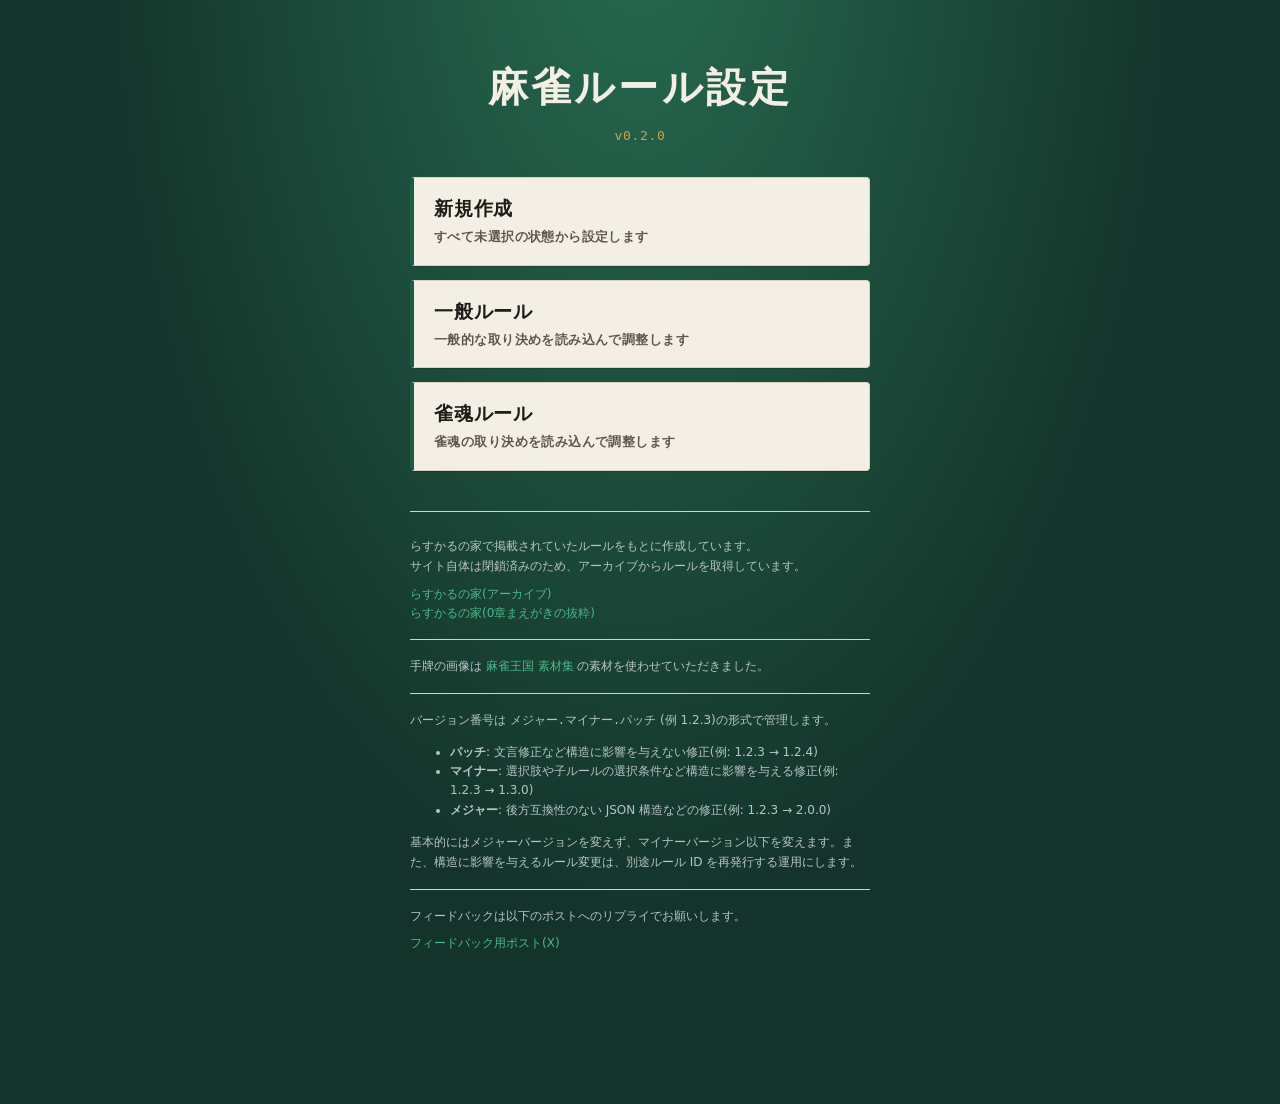
<file: pages/index.html>
<!DOCTYPE html>
<html lang="ja">

<head>
  <meta charset="UTF-8">
  <meta name="viewport" content="width=device-width, initial-scale=1.0">
  <title>麻雀ルール選択</title>
  <link rel="icon" href="favicon.svg" type="image/svg+xml">
  <link rel="stylesheet" href="style.css">
</head>

<body>
  <div class="wrap">
    <div id="notice" class="notice" hidden></div>

    <!-- top / entry screen -->
    <section id="homeScreen" hidden>
      <div class="home-inner">
        <h1 class="home-title">麻雀ルール設定</h1>
        <p class="home-version" id="homeVersion" hidden></p>
        <div class="home-choices">
          <button type="button" class="home-card" data-preset="new">
            <span class="home-card-name">新規作成</span>
            <span class="home-card-desc">すべて未選択の状態から設定します</span>
          </button>
          <button type="button" class="home-card" data-preset="ippan">
            <span class="home-card-name">一般ルール</span>
            <span class="home-card-desc">一般的な取り決めを読み込んで調整します</span>
          </button>
          <button type="button" class="home-card" data-preset="jantama">
            <span class="home-card-name">雀魂ルール</span>
            <span class="home-card-desc">雀魂の取り決めを読み込んで調整します</span>
          </button>
        </div>
        <div class="home-source">
          <p>らすかるの家で掲載されていたルールをもとに作成しています。<br>サイト自体は閉鎖済みのため、アーカイブからルールを取得しています。</p>
          <a href="https://web.archive.org/web/20250331131725/http://www10.plala.or.jp/rascalhp/" target="_blank"
            rel="noopener">らすかるの家(アーカイブ)</a><br>
          <a href="source.html">らすかるの家(0章まえがきの抜粋)</a>
          <hr>
          <p>手牌の画像は <a href="https://mj-king.net/sozai/" target="_blank" rel="noopener">麻雀王国 素材集</a>
            の素材を使わせていただきました。</p>
          <hr>
          <p>バージョン番号は <code>メジャー.マイナー.パッチ</code> (例 1.2.3)の形式で管理します。</p>
          <ul>
            <li><b>パッチ</b>: 文言修正など構造に影響を与えない修正(例: 1.2.3 → 1.2.4)</li>
            <li><b>マイナー</b>: 選択肢や子ルールの選択条件など構造に影響を与える修正(例: 1.2.3 → 1.3.0)</li>
            <li><b>メジャー</b>: 後方互換性のない JSON 構造などの修正(例: 1.2.3 → 2.0.0)</li>
          </ul>
          <p>基本的にはメジャーバージョンを変えず、マイナーバージョン以下を変えます。また、構造に影響を与えるルール変更は、別途ルール ID を再発行する運用にします。</p>
          <hr>
          <p>フィードバックは以下のポストへのリプライでお願いします。</p>
          <a href="https://x.com/firedial1/status/2081294272071147601?s=20" target="_blank"
            rel="noopener">フィードバック用ポスト(X)</a>
        </div>
      </div>
    </section>

    <!-- sticky header: meter + (category-list home btn) + (rule-screen subnav) -->
    <div class="sticky-head" id="stickyHead" hidden>
      <div class="meter" id="meterBar">
        <span class="tally"><i class="dot dot-done"></i>選択済み <b id="doneCount">0</b>件</span>
        <span class="tally"><i class="dot dot-check"></i>要確認 <b id="checkCount">0</b>件</span>
        <span class="tally"><i class="dot dot-todo"></i>未選択 <b id="todoCount">0</b>件</span>
        <span id="verBadge" class="ver-badge" hidden></span>
        <div class="mode-toggle" id="modeToggle" role="group" aria-label="編集モード" hidden>
          <button type="button" class="mode-opt" data-mode="rw">編集可</button>
          <button type="button" class="mode-opt" data-mode="ro">閲覧専用</button>
        </div>
        <button class="btn-ghost home-corner" id="homeCornerBtn" type="button" hidden>はじめから</button>
      </div>
      <div class="subnav" id="subnav" hidden>
        <h2 class="cat-heading" id="catHeading"></h2>
        <div class="sort-toggle" role="group" aria-label="表示順">
          <button type="button" class="sort-opt is-active" data-sort="status">状態順</button>
          <button type="button" class="sort-opt" data-sort="id">表示順</button>
        </div>
      </div>
    </div>

    <!-- category selection screen -->
    <section id="catScreen" hidden>
      <p class="screen-lead"></p>
      <div id="catGrid" class="cat-grid"></div>
    </section>

    <!-- rules screen for a chosen category -->
    <section id="ruleScreen" hidden>
      <main id="ruleRoot"></main>
    </section>
  </div>

  <div class="bar" id="footerBar" hidden>
    <button class="btn-ghost" id="footerBackBtn" type="button">← カテゴリ一覧</button>
    <span class="bar-spacer"></span>
    <button class="btn-primary" id="shareBtn">共有する</button>
  </div>

  <div class="sheet-backdrop" id="sheet">
    <div class="sheet">
      <div class="sheet-head">
        <h2>共有</h2>
        <button id="closeSheet" aria-label="閉じる">✕</button>
      </div>
      <div class="sheet-body">
        <p class="field-label">共有リンク <span class="field-note">開くと同じ選択が復元されます</span></p>
        <div class="url-row">
          <input type="text" class="share-url" id="shareUrl" readonly>
          <button class="btn-primary" id="copyUrlBtn">リンクをコピー</button>
        </div>
        <span class="copied" id="copiedUrlMsg">コピーしました</span>

        <div class="qr-wrap">
          <div id="qrCode" class="qr-code" aria-label="共有リンクのQRコード"></div>
          <p class="qr-note">スマートフォンのカメラで読み取ると同じ画面が開きます</p>
        </div>

        <p class="field-label" style="margin-top:22px;">テキスト</p>
        <textarea class="share-text" id="shareText" readonly></textarea>
        <div class="sheet-actions">
          <button class="btn-primary" id="copyBtn">テキストをコピー</button>
          <button class="btn-ghost" id="closeSheet2">閉じる</button>
          <span class="copied" id="copiedMsg">コピーしました</span>
        </div>
      </div>
    </div>
  </div>


  <script src="qr.js"></script>
  <script src="app.js"></script>
</body>

</html>
</file>
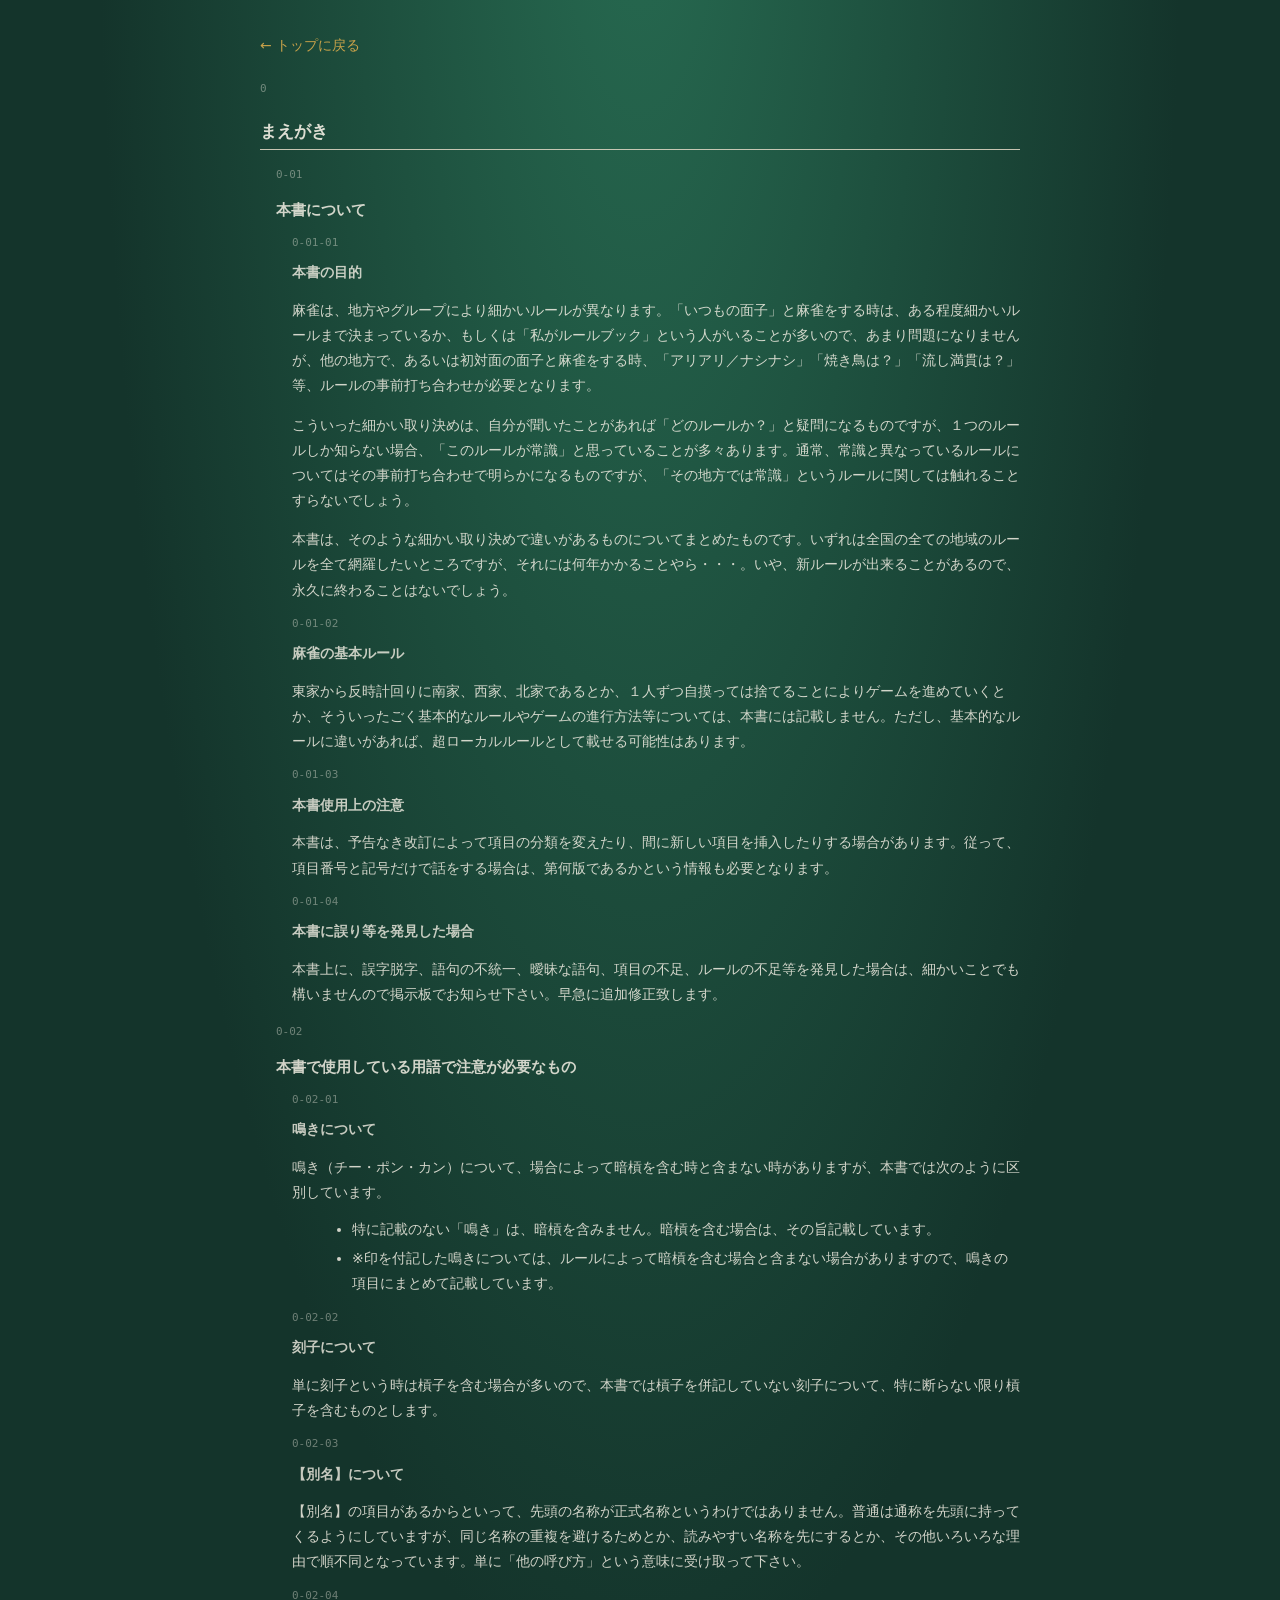
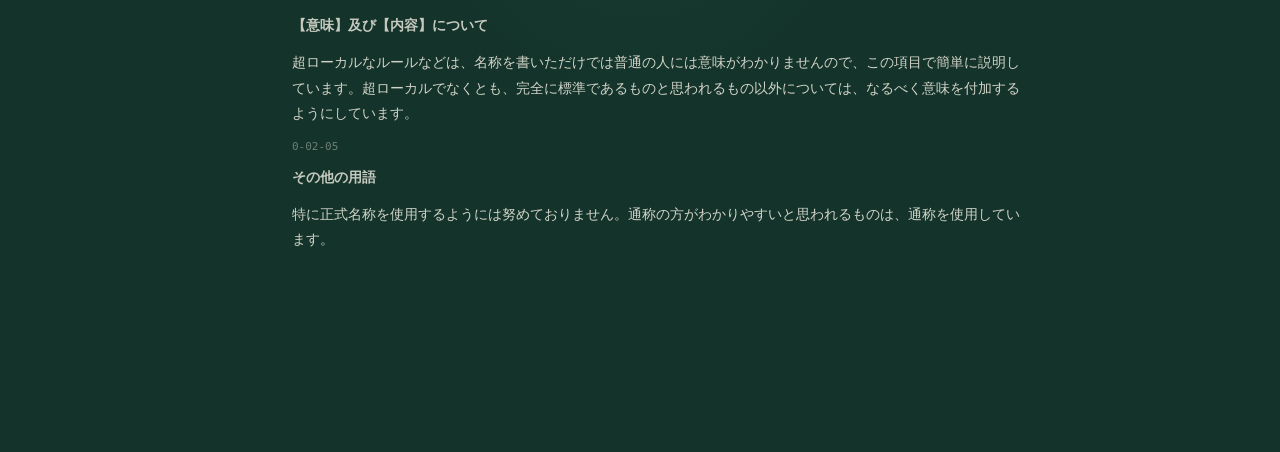
<file: pages/source.html>
<!DOCTYPE html>
<html lang="ja">

<head>
  <meta charset="UTF-8">
  <meta name="viewport" content="width=device-width, initial-scale=1.0">
  <title>まえがき — 麻雀ルール設定</title>
  <link rel="stylesheet" href="style.css">
  <style>
    .source-inner {
      color: var(--panel);
      padding: 32px 0 64px;
    }
    .back {
      display: inline-block;
      margin-bottom: 24px;
      color: var(--gold);
      text-decoration: none;
      font-size: 14px;
    }
    .back:hover { text-decoration: underline; }
    .source-inner h1 { font-size: 20px; margin-bottom: 24px; }
    .source-inner h2 { font-size: 17px; margin: 20px 0 8px; border-bottom: 1px solid var(--panel-line); padding-bottom: 4px; opacity: 0.9; }
    .source-inner h3 { font-size: 15px; margin: 14px 0 6px; opacity: 0.85; }
    .source-inner h4 { font-size: 14px; margin: 10px 0 4px; font-weight: bold; opacity: 0.8; }
    .source-inner p { margin-bottom: 12px; font-size: 14px; line-height: 1.8; opacity: 0.85; }
    .source-inner ul { margin: 8px 0 12px 20px; }
    .source-inner li { margin-bottom: 4px; font-size: 14px; line-height: 1.8; opacity: 0.85; }
    .sec-id { font-family: var(--mono); font-size: 11px; opacity: 0.4; margin-bottom: 2px; }
    .subsection { margin: 16px 0 16px 16px; }
    .subsubsection { margin: 12px 0 12px 16px; }
  </style>
</head>

<body>
  <div class="wrap">
    <div class="source-inner">
    <a class="back" href="index.html">← トップに戻る</a>
    <div class="section">
      <div class="sec-id">0</div>
      <h2>まえがき</h2>

      <div class="subsection">
        <div class="sec-id">0-01</div>
        <h3>本書について</h3>

        <div class="subsubsection">
          <div class="sec-id">0-01-01</div>
          <h4>本書の目的</h4>
          <p>
            麻雀は、地方やグループにより細かいルールが異なります。「いつもの面子」と麻雀をする時は、ある程度細かいルールまで決まっているか、もしくは「私がルールブック」という人がいることが多いので、あまり問題になりませんが、他の地方で、あるいは初対面の面子と麻雀をする時、「アリアリ／ナシナシ」「焼き鳥は？」「流し満貫は？」等、ルールの事前打ち合わせが必要となります。
          </p>
          <p>
            こういった細かい取り決めは、自分が聞いたことがあれば「どのルールか？」と疑問になるものですが、１つのルールしか知らない場合、「このルールが常識」と思っていることが多々あります。通常、常識と異なっているルールについてはその事前打ち合わせで明らかになるものですが、「その地方では常識」というルールに関しては触れることすらないでしょう。
          </p>
          <p>
            本書は、そのような細かい取り決めで違いがあるものについてまとめたものです。いずれは全国の全ての地域のルールを全て網羅したいところですが、それには何年かかることやら・・・。いや、新ルールが出来ることがあるので、永久に終わることはないでしょう。
          </p>
        </div>

        <div class="subsubsection">
          <div class="sec-id">0-01-02</div>
          <h4>麻雀の基本ルール</h4>
          <p>
            東家から反時計回りに南家、西家、北家であるとか、１人ずつ自摸っては捨てることによりゲームを進めていくとか、そういったごく基本的なルールやゲームの進行方法等については、本書には記載しません。ただし、基本的なルールに違いがあれば、超ローカルルールとして載せる可能性はあります。
          </p>
        </div>

        <div class="subsubsection">
          <div class="sec-id">0-01-03</div>
          <h4>本書使用上の注意</h4>
          <p>本書は、予告なき改訂によって項目の分類を変えたり、間に新しい項目を挿入したりする場合があります。従って、項目番号と記号だけで話をする場合は、第何版であるかという情報も必要となります。</p>
        </div>

        <div class="subsubsection">
          <div class="sec-id">0-01-04</div>
          <h4>本書に誤り等を発見した場合</h4>
          <p>本書上に、誤字脱字、語句の不統一、曖昧な語句、項目の不足、ルールの不足等を発見した場合は、細かいことでも構いませんので掲示板でお知らせ下さい。早急に追加修正致します。</p>
        </div>
      </div>

      <div class="subsection">
        <div class="sec-id">0-02</div>
        <h3>本書で使用している用語で注意が必要なもの</h3>

        <div class="subsubsection">
          <div class="sec-id">0-02-01</div>
          <h4>鳴きについて</h4>
          <p>鳴き（チー・ポン・カン）について、場合によって暗槓を含む時と含まない時がありますが、本書では次のように区別しています。</p>
          <ul>
            <li>特に記載のない「鳴き」は、暗槓を含みません。暗槓を含む場合は、その旨記載しています。</li>
            <li>※印を付記した鳴きについては、ルールによって暗槓を含む場合と含まない場合がありますので、鳴きの項目にまとめて記載しています。</li>
          </ul>
        </div>

        <div class="subsubsection">
          <div class="sec-id">0-02-02</div>
          <h4>刻子について</h4>
          <p>単に刻子という時は槓子を含む場合が多いので、本書では槓子を併記していない刻子について、特に断らない限り槓子を含むものとします。</p>
        </div>

        <div class="subsubsection">
          <div class="sec-id">0-02-03</div>
          <h4>【別名】について</h4>
          <p>
            【別名】の項目があるからといって、先頭の名称が正式名称というわけではありません。普通は通称を先頭に持ってくるようにしていますが、同じ名称の重複を避けるためとか、読みやすい名称を先にするとか、その他いろいろな理由で順不同となっています。単に「他の呼び方」という意味に受け取って下さい。
          </p>
        </div>

        <div class="subsubsection">
          <div class="sec-id">0-02-04</div>
          <h4>【意味】及び【内容】について</h4>
          <p>
            超ローカルなルールなどは、名称を書いただけでは普通の人には意味がわかりませんので、この項目で簡単に説明しています。超ローカルでなくとも、完全に標準であるものと思われるもの以外については、なるべく意味を付加するようにしています。
          </p>
        </div>

        <div class="subsubsection">
          <div class="sec-id">0-02-05</div>
          <h4>その他の用語</h4>
          <p>特に正式名称を使用するようには努めておりません。通称の方がわかりやすいと思われるものは、通称を使用しています。</p>
        </div>
      </div>
    </div>
    </div>
  </div>
</body>

</html>
</file>
<file: pages/style.css>
:root {
      --bg: #14342b;
      --panel: #f3efe4;
      --panel-line: #d9d2bf;
      --ink: #1c1c18;
      --ink-soft: #5c5749;
      --felt: #1f5c46;
      --felt-deep: #14342b;
      --accent: #b7472a;
      --accent-soft: #e8c9be;
      --gold: #c8a24a;
      --sel-bg: #eef3ec;
      --sel-line: #2f6b52;
      --st-done: #2f8f5b;
      /* 選択済み（緑） */
      --st-todo: #c0392b;
      /* 未選択（赤） */
      --st-check: #d9a520;
      /* 要確認（黄） */
      --radius: 4px;
      --mono: "SFMono-Regular", ui-monospace, "DejaVu Sans Mono", monospace;
      --serif: "Hiragino Mincho ProN", "Yu Mincho", "YuMincho", "MS PMincho", serif;
      --sans: "Hiragino Kaku Gothic ProN", "Yu Gothic", "Meiryo", system-ui, sans-serif;
    }

    * {
      box-sizing: border-box;
    }

    [hidden] {
      display: none !important;
    }

    html,
    body {
      margin: 0;
      padding: 0;
    }

    body {
      background: var(--felt-deep);
      background-image:
        radial-gradient(ellipse at 50% -10%, #276b51 0%, var(--felt-deep) 60%);
      color: var(--ink);
      font-family: var(--sans);
      line-height: 1.6;
      min-height: 100vh;
      padding: 0 16px 120px;
    }

    .wrap {
      max-width: 760px;
      margin: 0 auto;
    }

    /* home / entry screen */
    .home-inner {
      padding: 56px 0 32px;
      text-align: center;
      color: var(--panel);
    }

    .home-kana {
      font-family: var(--serif);
      letter-spacing: 0.5em;
      font-size: 13px;
      color: var(--gold);
      margin: 0 0 10px;
      padding-left: 0.5em;
    }

    .home-title {
      font-family: var(--serif);
      font-weight: 600;
      font-size: clamp(28px, 6vw, 40px);
      margin: 0;
      letter-spacing: 0.08em;
    }

    .home-lead {
      margin: 14px 0 8px;
      font-size: 13px;
      color: #cdd8cf;
    }

    .home-version {
      margin: 6px 0 30px;
      font-size: 13px;
      font-family: var(--mono);
      color: var(--gold);
      letter-spacing: 0.05em;
    }

    .home-source {
      margin-top: 40px;
      padding-top: 24px;
      border-top: 1px solid var(--panel-line);
      max-width: 460px;
      margin-left: auto;
      margin-right: auto;
      text-align: left;
      font-size: 12px;
      color: #b8c4c4;
    }

    .home-source hr {
      border: none;
      border-top: 1px solid var(--panel-line);
      margin: 16px 0;
    }

    .home-source h2 {
      font-size: 13px;
      font-weight: 600;
      color: #e0e8e4;
      margin: 0 0 8px;
    }

    .home-source p {
      margin: 0 0 8px;
      line-height: 1.7;
    }

    .home-source a {
      color: #4db88a;
      text-decoration: none;
      word-break: break-all;
    }

    .home-source a:hover {
      text-decoration: underline;
    }

    .home-choices {
      display: grid;
      gap: 14px;
      max-width: 460px;
      margin: 0 auto;
    }

    .home-card {
      display: block;
      text-align: left;
      background: var(--panel);
      border: 1px solid var(--panel-line);
      border-left: 4px solid var(--felt);
      border-radius: var(--radius);
      padding: 18px 20px;
      cursor: pointer;
      color: var(--ink);
      font-family: var(--sans);
      transition: transform .08s, box-shadow .12s, border-color .12s;
      box-shadow: 0 1px 0 rgba(0, 0, 0, 0.15);
    }

    .home-card:hover {
      transform: translateY(-2px);
      box-shadow: 0 6px 16px rgba(0, 0, 0, 0.24);
      border-left-color: var(--gold);
    }

    .home-card:focus-visible {
      outline: 2px solid var(--gold);
      outline-offset: 2px;
    }

    .home-card-name {
      font-family: var(--serif);
      font-weight: 600;
      font-size: 19px;
      letter-spacing: 0.04em;
      display: block;
      margin-bottom: 6px;
    }

    .home-card-desc {
      font-size: 12.5px;
      color: var(--ink-soft);
      line-height: 1.5;
    }

    /* progress meter (top bar on cat/rule screens) */
    /* sticky header (meter + subnav) */
    .sticky-head {
      position: sticky;
      top: 0;
      z-index: 15;
      margin: 0 -16px;
      /* bleed to viewport edges */
      padding: 0 16px;
      background: var(--felt-deep);
      background-image: radial-gradient(ellipse at 50% -40%, #276b51 0%, var(--felt-deep) 70%);
      box-shadow: 0 6px 14px -6px rgba(0, 0, 0, 0.5);
      border-bottom: 1px solid rgba(200, 162, 74, 0.18);
    }

    .meter {
      display: flex;
      align-items: center;
      flex-wrap: wrap;
      gap: 8px 14px;
      padding: 14px 2px 12px;
      font-family: var(--mono);
      font-size: 12px;
      color: #bcc9be;
    }

    .home-corner {
      font-size: 13px;
      padding: 6px 14px;
    }

    .tally {
      display: inline-flex;
      align-items: center;
      gap: 6px;
    }

    .tally b {
      font-size: 15px;
    }

    .tally-total {
      color: #8ba394;
    }

    .dot {
      width: 9px;
      height: 9px;
      border-radius: 50%;
      display: inline-block;
    }

    .dot-done {
      background: var(--st-done);
    }

    .dot-check {
      background: var(--st-check);
    }

    .dot-todo {
      background: var(--st-todo);
    }

    #doneCount {
      color: #7fd6a3;
    }

    #checkCount {
      color: #f2d27a;
    }

    #todoCount {
      color: #f0a79e;
    }

    .ver-badge {
      font-family: var(--mono);
      font-size: 11px;
      color: #221c0a;
      background: var(--gold);
      padding: 1px 7px;
      border-radius: 2px;
      margin-left: 12px;
      letter-spacing: 0.03em;
    }

    .notice {
      max-width: 760px;
      margin: 0 auto 4px;
      background: var(--panel);
      border: 1px solid var(--accent);
      border-left-width: 4px;
      border-radius: var(--radius);
      padding: 12px 16px;
      color: var(--ink);
      font-size: 13px;
      line-height: 1.6;
    }

    .notice.loading {
      border-color: var(--panel-line);
      color: var(--ink-soft);
      text-align: center;
      font-family: var(--mono);
    }

    /* category screen */
    .screen-lead {
      color: #cdd8cf;
      text-align: center;
      font-size: 13px;
      margin: 8px 0 20px;
    }

    .cat-grid {
      display: grid;
      grid-template-columns: repeat(auto-fill, minmax(220px, 1fr));
      gap: 14px;
    }

    .cat-card {
      background: var(--panel);
      border: 1px solid var(--panel-line);
      border-left: 4px solid var(--felt);
      border-radius: var(--radius);
      padding: 18px 18px 16px;
      text-align: left;
      cursor: pointer;
      font-family: var(--sans);
      color: var(--ink);
      transition: transform .08s, box-shadow .12s, border-color .12s;
      box-shadow: 0 1px 0 rgba(0, 0, 0, 0.15);
    }

    .cat-card:hover {
      transform: translateY(-2px);
      box-shadow: 0 5px 14px rgba(0, 0, 0, 0.22);
      border-left-color: var(--gold);
    }

    .cat-card:focus-visible {
      outline: 2px solid var(--gold);
      outline-offset: 2px;
    }

    .cat-card[data-complete="true"] {
      border-left-color: var(--st-done);
    }

    .cat-card .cat-name {
      font-family: var(--serif);
      font-weight: 600;
      font-size: 18px;
      letter-spacing: 0.03em;
      display: block;
      margin-bottom: 12px;
    }

    .cat-card .cat-id {
      font-family: var(--mono);
      font-size: 12px;
      font-weight: 400;
      opacity: 0.5;
      margin-right: 6px;
    }

    .cat-card .cat-stats {
      display: flex;
      gap: 12px;
      font-family: var(--mono);
      font-size: 12px;
      color: var(--ink-soft);
      flex-wrap: wrap;
    }

    .cat-card .cat-stats i {
      width: 8px;
      height: 8px;
      border-radius: 50%;
      display: inline-block;
      margin-right: 4px;
      position: relative;
      top: -1px;
    }

    .cat-card .cat-done b {
      color: var(--st-done);
    }

    .cat-card .cat-check b {
      color: #a67c07;
    }

    .cat-card .cat-todo b {
      color: var(--st-todo);
    }

    .cat-card .cat-arrow {
      float: right;
      color: var(--felt);
      font-size: 18px;
    }

    /* subnav on rules screen */
    .subnav {
      display: flex;
      align-items: center;
      gap: 14px;
      flex-wrap: wrap;
      padding-bottom: 12px;
    }

    .back-btn {
      background: transparent;
      color: #cdd8cf;
      border: 1px solid rgba(205, 216, 207, 0.4);
      border-radius: var(--radius);
      padding: 7px 13px;
      font-size: 13px;
      cursor: pointer;
      font-family: var(--sans);
      transition: background .12s;
    }

    .back-btn:hover {
      background: rgba(255, 255, 255, 0.07);
    }

    .back-btn:focus-visible {
      outline: 2px solid var(--gold);
      outline-offset: 2px;
    }

    .cat-heading {
      font-family: var(--serif);
      color: var(--panel);
      font-size: 19px;
      margin: 0;
      letter-spacing: 0.05em;
      flex: 1;
    }

    .sort-toggle {
      display: inline-flex;
      background: rgba(0, 0, 0, 0.25);
      border: 1px solid rgba(205, 216, 207, 0.3);
      border-radius: 999px;
      padding: 3px;
    }

    .sort-opt {
      background: transparent;
      border: none;
      color: #bcc9be;
      font-family: var(--sans);
      font-size: 12.5px;
      font-weight: 600;
      padding: 6px 14px;
      border-radius: 999px;
      cursor: pointer;
      transition: background .12s, color .12s;
    }

    .sort-opt.is-active {
      background: var(--gold);
      color: #221c0a;
    }

    .sort-opt:focus-visible {
      outline: 2px solid var(--gold);
      outline-offset: 2px;
    }

    /* readonly / writable toggle (category list header) */
    .mode-toggle {
      display: inline-flex;
      margin-left: auto;
      background: rgba(0, 0, 0, 0.25);
      border: 1px solid rgba(205, 216, 207, 0.3);
      border-radius: 999px;
      padding: 3px;
    }

    .mode-opt {
      background: transparent;
      border: none;
      color: #bcc9be;
      font-family: var(--sans);
      font-size: 12px;
      font-weight: 600;
      padding: 5px 12px;
      border-radius: 999px;
      cursor: pointer;
      transition: background .12s, color .12s;
    }

    .mode-opt.is-active {
      background: var(--gold);
      color: #221c0a;
    }

    .mode-opt:focus-visible {
      outline: 2px solid var(--gold);
      outline-offset: 2px;
    }

    .home-corner {
      margin-left: 10px;
    }

    /* when the mode toggle is present it takes the margin-left:auto, so reset the corner btn */
    .readonly-opt {
      cursor: default;
    }

    .readonly-opt:hover {
      background: transparent;
    }

    /* rule card */
    .rule {
      background: var(--panel);
      border: 1px solid var(--panel-line);
      border-radius: var(--radius);
      margin: 14px 0;
      overflow: hidden;
      box-shadow: 0 1px 0 rgba(0, 0, 0, 0.15);
    }

    .rule[data-depth="1"] {
      margin-left: 22px;
      background: #f6f2e8;
    }

    .rule[data-depth="2"] {
      margin-left: 44px;
      background: #f8f5ee;
    }

    .rule[data-depth="3"] {
      margin-left: 66px;
      background: #faf8f3;
    }

    .rule[data-depth="4"] {
      margin-left: 88px;
      background: #fbf9f6;
    }

    .rule.is-group>.rule-body {
      display: none;
    }

    /* status stripe on answerable cards */
    .rule.answerable {
      position: relative;
      border-left: 4px solid var(--st-todo);
      /* default: 未選択=赤 */
    }

    .rule.answerable[data-status="done"] {
      border-left-color: var(--st-done);
    }

    .rule.answerable[data-status="todo"] {
      border-left-color: var(--st-todo);
    }

    .rule.answerable[data-status="check"] {
      border-left-color: var(--st-check);
    }

    .rule.answerable[data-status="disabled"] {
      border-left-color: #c9c3b2;
    }

    /* disabled (unmet-condition) rules: grayed out, not interactive */
    .rule.is-disabled {
      opacity: 0.55;
      filter: grayscale(0.4);
    }

    .rule.is-disabled .opt {
      cursor: not-allowed;
    }

    .rule.is-disabled .opt:hover {
      background: transparent;
    }

    .rule.is-disabled .flag-btn {
      cursor: not-allowed;
      opacity: 0.6;
    }

    .rule-info {
      margin: 0 18px 10px;
      font-size: 11px;
      color: var(--ink-soft);
      font-family: var(--sans);
      line-height: 1.5;
    }

    .rule-info p {
      margin: 0 0 2px;
    }

    .rule-info-content {
      margin-top: 6px !important;
      font-size: 13px;
    }

    .rule-example {
      margin: 0 18px 10px;
      display: flex;
      align-items: flex-end;
      flex-wrap: wrap;
      gap: 0;
    }

    .tile-img {
      height: 30px;
      width: auto;
      display: block;
      flex-shrink: 0;
    }

    .tile-img.tile-horiz {
      height: 24px;
    }

    @media (min-width: 600px) {
      .tile-img {
        height: 40px;
      }
      .tile-img.tile-horiz {
        height: 32px;
      }
    }

    .tile-sep {
      width: 6px;
    }

    .tile-note-gap {
      width: 8px;
    }

    .tile-note {
      font-size: 12px;
      color: var(--ink-soft);
      margin-left: 4px;
      align-self: center;
      line-height: 1;
    }

    .rule-head {
      display: flex;
      align-items: baseline;
      gap: 12px;
      padding: 14px 18px;
    }

    .is-group>.rule-head {
      padding-bottom: 8px;
    }

    .rule[data-depth="1"] .rule-head,
    .rule[data-depth="2"] .rule-head,
    .rule[data-depth="3"] .rule-head,
    .rule[data-depth="4"] .rule-head {
      padding-top: 12px;
      padding-bottom: 12px;
    }

    .rule-id {
      font-family: var(--mono);
      font-size: 11px;
      color: var(--panel);
      background: var(--felt);
      padding: 2px 7px;
      border-radius: 2px;
      white-space: nowrap;
      letter-spacing: 0.03em;
      flex-shrink: 0;
      position: relative;
      top: -1px;
    }

    .is-group>.rule-head .rule-id {
      background: var(--accent);
    }

    .rule-title-wrap {
      flex: 1;
      display: flex;
      align-items: baseline;
      gap: 6px;
    }

    .rule-title {
      font-family: var(--serif);
      font-weight: 600;
      font-size: 16px;
      letter-spacing: 0.02em;
      color: var(--ink);
    }

    .rule-read {
      font-family: var(--sans);
      font-size: 11px;
      color: var(--ink-soft);
    }

    .rule[data-depth="1"] .rule-title {
      font-size: 15px;
    }

    .rule[data-depth="2"] .rule-title {
      font-size: 14px;
    }

    .rule[data-depth="3"] .rule-title {
      font-size: 13px;
    }

    .rule[data-depth="4"] .rule-title {
      font-size: 12px;
    }

    /* 要確認 toggle */
    .flag-btn {
      flex-shrink: 0;
      align-self: center;
      font-family: var(--sans);
      font-size: 11.5px;
      font-weight: 600;
      letter-spacing: 0.04em;
      color: var(--ink-soft);
      background: transparent;
      border: 1px solid var(--panel-line);
      border-radius: 999px;
      padding: 4px 11px 4px 9px;
      cursor: pointer;
      display: inline-flex;
      align-items: center;
      gap: 5px;
      transition: background .12s, border-color .12s, color .12s;
    }

    .flag-btn::before {
      content: "";
      width: 8px;
      height: 8px;
      border-radius: 50%;
      background: var(--panel-line);
      transition: background .12s;
    }

    .flag-btn:hover {
      border-color: var(--st-check);
      color: var(--ink);
    }

    .flag-btn[aria-pressed="true"] {
      background: #fbf1d3;
      border-color: var(--st-check);
      color: #8a6a10;
    }

    .flag-btn[aria-pressed="true"]::before {
      background: var(--st-check);
    }

    .flag-btn:focus-visible {
      outline: 2px solid var(--st-check);
      outline-offset: 2px;
    }

    .rule-body {
      padding: 10px 18px 16px;
      border-top: 1px solid var(--panel-line);
    }

    .opt {
      display: flex;
      align-items: flex-start;
      gap: 11px;
      padding: 9px 12px;
      border: 1px solid transparent;
      border-radius: var(--radius);
      cursor: pointer;
      transition: background .12s, border-color .12s;
    }

    .opt:hover {
      background: #ecf1ea;
    }

    .opt input {
      position: absolute;
      opacity: 0;
      width: 0;
      height: 0;
    }

    .opt .box {
      flex-shrink: 0;
      width: 22px;
      height: 22px;
      border: 1.5px solid #b7b09a;
      border-radius: 50%;
      display: grid;
      place-items: center;
      font-family: var(--mono);
      font-size: 11px;
      color: var(--ink-soft);
      background: #fff;
      margin-top: 1px;
      transition: all .12s;
    }

    .opt .label {
      font-size: 14px;
      color: var(--ink);
      padding-top: 1px;
      white-space: pre-line;
    }

    .opt:has(input:checked) {
      background: var(--sel-bg);
      border-color: var(--sel-line);
    }

    .opt:has(input:checked) .box {
      background: var(--felt);
      border-color: var(--felt);
      color: #fff;
    }

    .opt:has(input:checked) .label {
      font-weight: 600;
    }

    .opt:focus-visible {
      outline: 2px solid var(--gold);
      outline-offset: 2px;
    }

    .opt:focus-visible .box {
      border-color: var(--gold);
    }

    /* action bar */
    .bar {
      position: fixed;
      left: 0;
      right: 0;
      bottom: 0;
      background: rgba(16, 32, 26, 0.92);
      backdrop-filter: blur(8px);
      border-top: 1px solid rgba(200, 162, 74, 0.35);
      padding: 12px 16px;
      display: flex;
      gap: 10px;
      justify-content: center;
      align-items: center;
      z-index: 20;
    }

    .bar .status {
      font-family: var(--mono);
      font-size: 12px;
      color: #bcc9be;
      margin-right: auto;
    }

    .bar-spacer {
      flex: 1;
    }

    button {
      font-family: var(--sans);
      font-size: 14px;
      font-weight: 600;
      border: none;
      border-radius: var(--radius);
      padding: 10px 18px;
      cursor: pointer;
      letter-spacing: 0.03em;
      transition: transform .08s, filter .12s;
    }

    button:active {
      transform: translateY(1px);
    }

    .btn-primary {
      background: var(--gold);
      color: #221c0a;
    }

    .btn-primary:hover {
      filter: brightness(1.06);
    }

    .btn-ghost {
      background: transparent;
      color: #cdd8cf;
      border: 1px solid rgba(205, 216, 207, 0.4);
    }

    .btn-ghost:hover {
      background: rgba(255, 255, 255, 0.06);
    }

    /* share sheet */
    .sheet-backdrop {
      position: fixed;
      inset: 0;
      background: rgba(10, 20, 16, 0.6);
      display: none;
      z-index: 40;
      padding: 20px;
      overflow-y: auto;
    }

    .sheet-backdrop.open {
      display: block;
    }

    .sheet {
      max-width: 640px;
      margin: 40px auto;
      background: var(--panel);
      border-radius: 6px;
      border: 1px solid var(--panel-line);
      overflow: hidden;
    }

    .sheet-head {
      display: flex;
      align-items: center;
      justify-content: space-between;
      padding: 16px 20px;
      border-bottom: 1px solid var(--panel-line);
      background: var(--felt);
      color: var(--panel);
    }

    .sheet-head h2 {
      font-family: var(--serif);
      font-size: 17px;
      margin: 0;
      letter-spacing: 0.05em;
    }

    .sheet-head button {
      background: transparent;
      color: var(--panel);
      padding: 4px 8px;
    }

    .sheet-body {
      padding: 18px 20px;
    }

    .field-label {
      font-family: var(--serif);
      font-size: 14px;
      font-weight: 600;
      color: var(--ink);
      margin: 0 0 8px;
      letter-spacing: 0.03em;
    }

    .field-note {
      font-family: var(--sans);
      font-size: 11px;
      font-weight: 400;
      color: var(--ink-soft);
      letter-spacing: 0;
    }

    .url-row {
      display: flex;
      gap: 8px;
    }

    .share-url {
      flex: 1;
      min-width: 0;
      font-family: var(--mono);
      font-size: 12px;
      border: 1px solid var(--panel-line);
      border-radius: var(--radius);
      padding: 10px 12px;
      background: #fbfaf5;
      color: var(--ink);
    }

    .url-row .btn-primary {
      background: var(--felt);
      color: #fff;
      white-space: nowrap;
      flex-shrink: 0;
    }

    .qr-wrap {
      text-align: center;
      margin: 18px 0 4px;
    }

    .qr-code {
      display: inline-block;
      background: #fff;
      padding: 12px;
      border-radius: 6px;
      border: 1px solid var(--panel-line);
      line-height: 0;
    }

    .qr-code svg {
      display: block;
      width: 200px;
      height: 200px;
    }

    .qr-note {
      font-size: 12px;
      color: var(--ink-soft);
      margin: 10px 0 0;
      font-family: var(--sans);
    }

    .share-text {
      width: 100%;
      min-height: 240px;
      font-family: var(--mono);
      font-size: 12.5px;
      line-height: 1.7;
      border: 1px solid var(--panel-line);
      border-radius: var(--radius);
      padding: 14px;
      resize: vertical;
      background: #fbfaf5;
      color: var(--ink);
    }

    .sheet-actions {
      display: flex;
      gap: 10px;
      margin-top: 14px;
    }

    .sheet-actions .btn-primary {
      background: var(--felt);
      color: #fff;
    }

    .copied {
      color: var(--felt);
      font-size: 13px;
      font-weight: 600;
      align-self: center;
      margin-left: auto;
      opacity: 0;
      transition: opacity .2s;
    }

    .copied.show {
      opacity: 1;
    }

    @media (max-width: 520px) {
      .rule[data-depth="1"] {
        margin-left: 12px;
      }

      .rule[data-depth="2"] {
        margin-left: 22px;
      }

      .rule[data-depth="3"] {
        margin-left: 32px;
      }

      .rule[data-depth="4"] {
        margin-left: 40px;
      }

      .bar .status {
        display: none;
      }
    }

    @media (prefers-reduced-motion: reduce) {
      * {
        transition: none !important;
      }
    }
</file>
